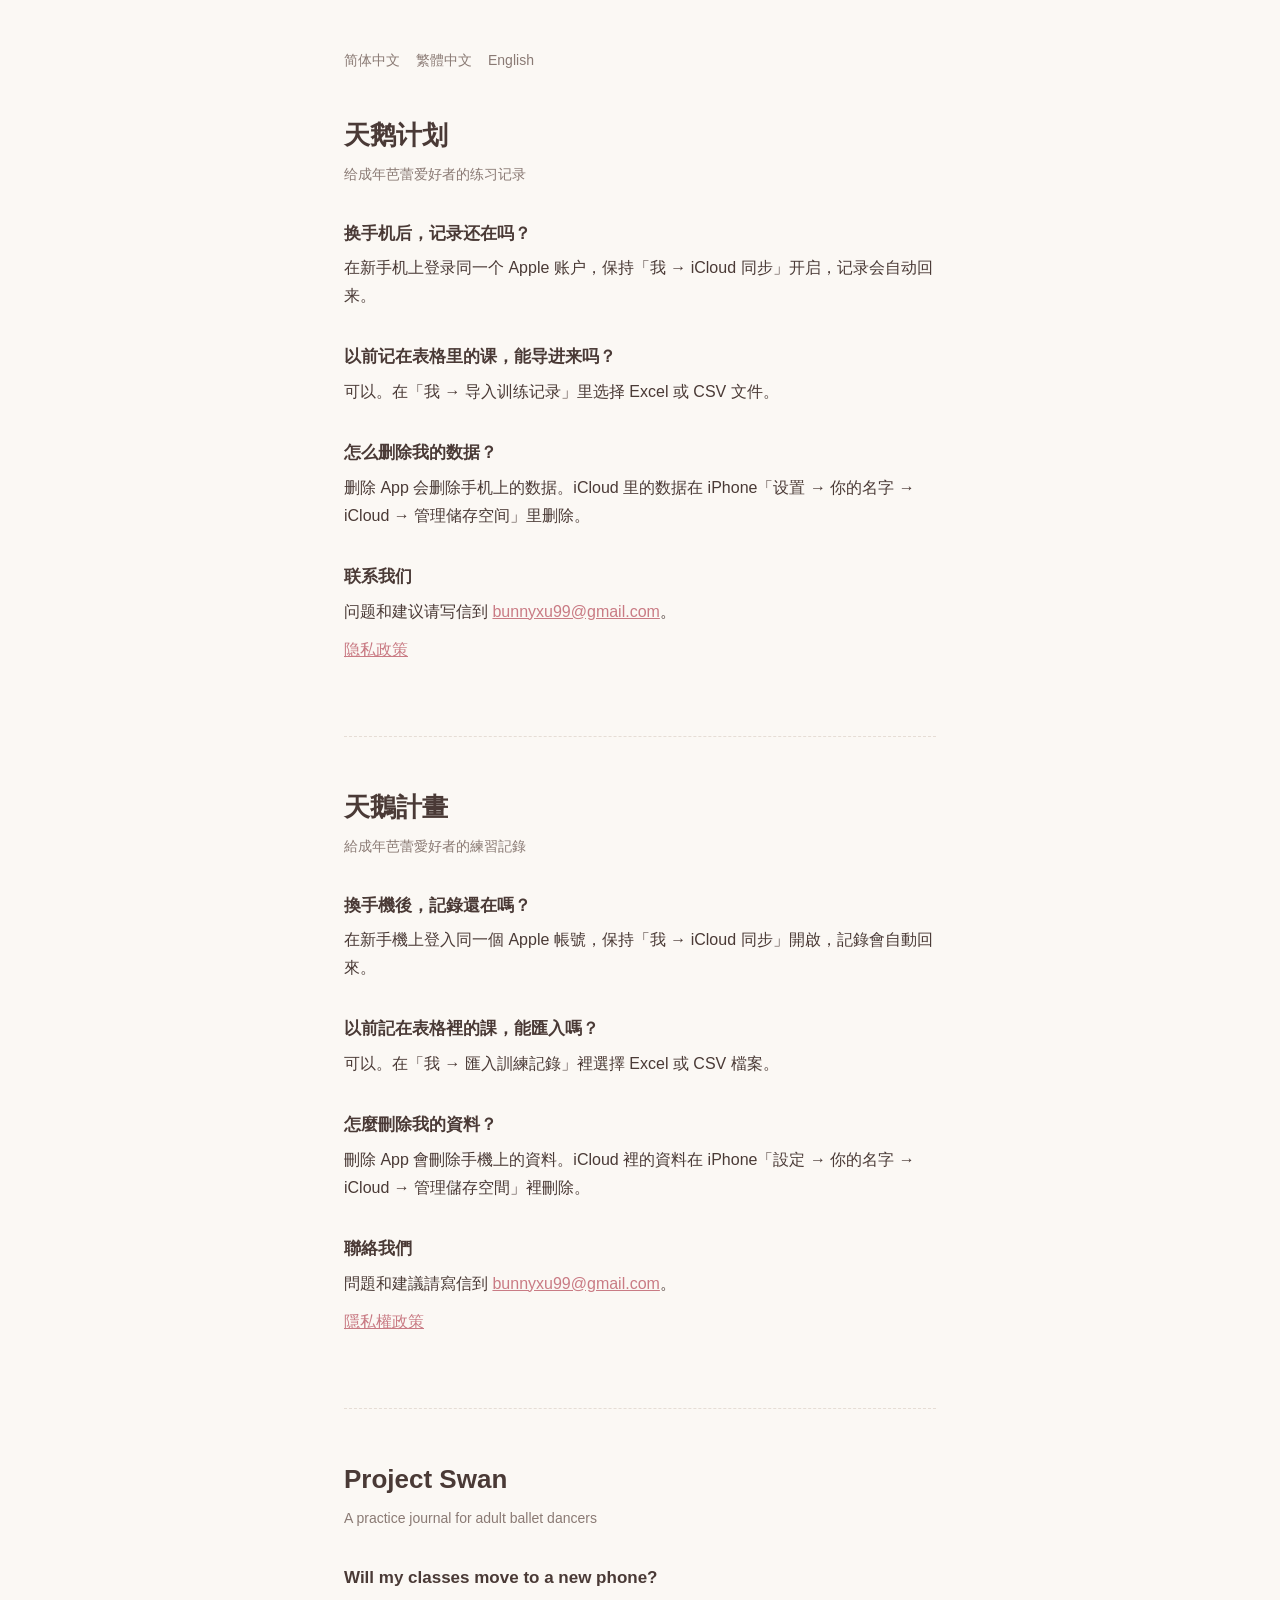
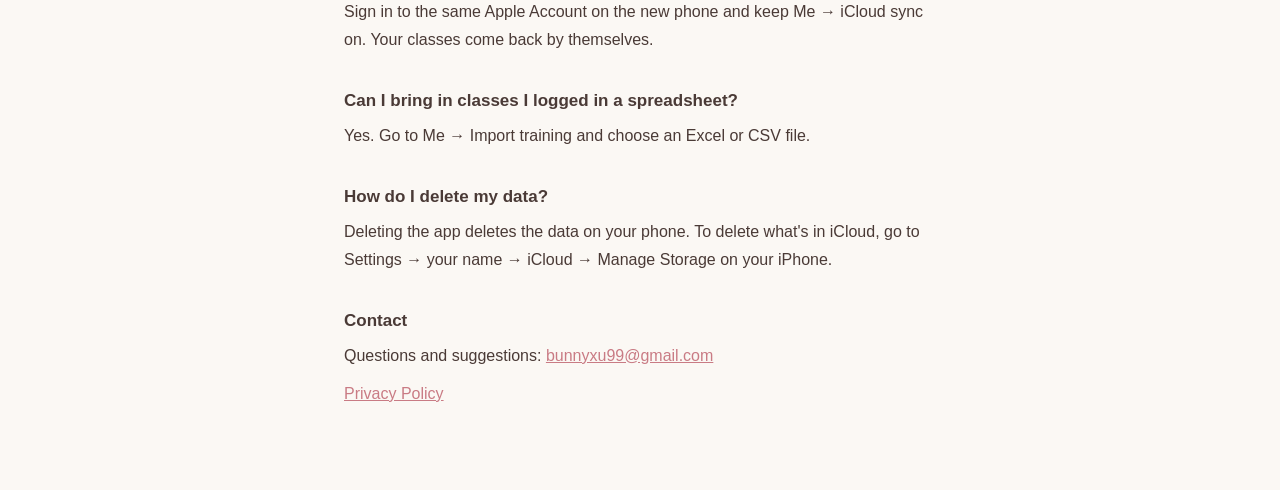
<file: index.html>
<!doctype html>
<html lang="zh-Hans">
<head>
<meta charset="utf-8">
<meta name="viewport" content="width=device-width, initial-scale=1">
<title>天鹅计划 · Project Swan</title>
<link rel="stylesheet" href="style.css">
</head>
<body>
<main>
<nav class="lang"><a href="#zh-hans">简体中文</a><a href="#zh-hant">繁體中文</a><a href="#en">English</a></nav>

<section id="zh-hans" lang="zh-Hans">
<h1>天鹅计划</h1>
<p class="meta">给成年芭蕾爱好者的练习记录</p>

<h2>换手机后，记录还在吗？</h2>
<p>在新手机上登录同一个 Apple 账户，保持「我 → iCloud 同步」开启，记录会自动回来。</p>

<h2>以前记在表格里的课，能导进来吗？</h2>
<p>可以。在「我 → 导入训练记录」里选择 Excel 或 CSV 文件。</p>

<h2>怎么删除我的数据？</h2>
<p>删除 App 会删除手机上的数据。iCloud 里的数据在 iPhone「设置 → 你的名字 → iCloud → 管理储存空间」里删除。</p>

<h2>联系我们</h2>
<p>问题和建议请写信到 <a href="mailto:bunnyxu99@gmail.com">bunnyxu99@gmail.com</a>。</p>
<p><a href="privacy.html#zh-hans">隐私政策</a></p>
</section>

<section id="zh-hant" lang="zh-Hant">
<h1>天鵝計畫</h1>
<p class="meta">給成年芭蕾愛好者的練習記錄</p>

<h2>換手機後，記錄還在嗎？</h2>
<p>在新手機上登入同一個 Apple 帳號，保持「我 → iCloud 同步」開啟，記錄會自動回來。</p>

<h2>以前記在表格裡的課，能匯入嗎？</h2>
<p>可以。在「我 → 匯入訓練記錄」裡選擇 Excel 或 CSV 檔案。</p>

<h2>怎麼刪除我的資料？</h2>
<p>刪除 App 會刪除手機上的資料。iCloud 裡的資料在 iPhone「設定 → 你的名字 → iCloud → 管理儲存空間」裡刪除。</p>

<h2>聯絡我們</h2>
<p>問題和建議請寫信到 <a href="mailto:bunnyxu99@gmail.com">bunnyxu99@gmail.com</a>。</p>
<p><a href="privacy.html#zh-hant">隱私權政策</a></p>
</section>

<section id="en" lang="en">
<h1>Project Swan</h1>
<p class="meta">A practice journal for adult ballet dancers</p>

<h2>Will my classes move to a new phone?</h2>
<p>Sign in to the same Apple Account on the new phone and keep Me → iCloud sync on. Your classes come back by themselves.</p>

<h2>Can I bring in classes I logged in a spreadsheet?</h2>
<p>Yes. Go to Me → Import training and choose an Excel or CSV file.</p>

<h2>How do I delete my data?</h2>
<p>Deleting the app deletes the data on your phone. To delete what's in iCloud, go to Settings → your name → iCloud → Manage Storage on your iPhone.</p>

<h2>Contact</h2>
<p>Questions and suggestions: <a href="mailto:bunnyxu99@gmail.com">bunnyxu99@gmail.com</a></p>
<p><a href="privacy.html#en">Privacy Policy</a></p>
</section>
</main>
</body>
</html>
</file>
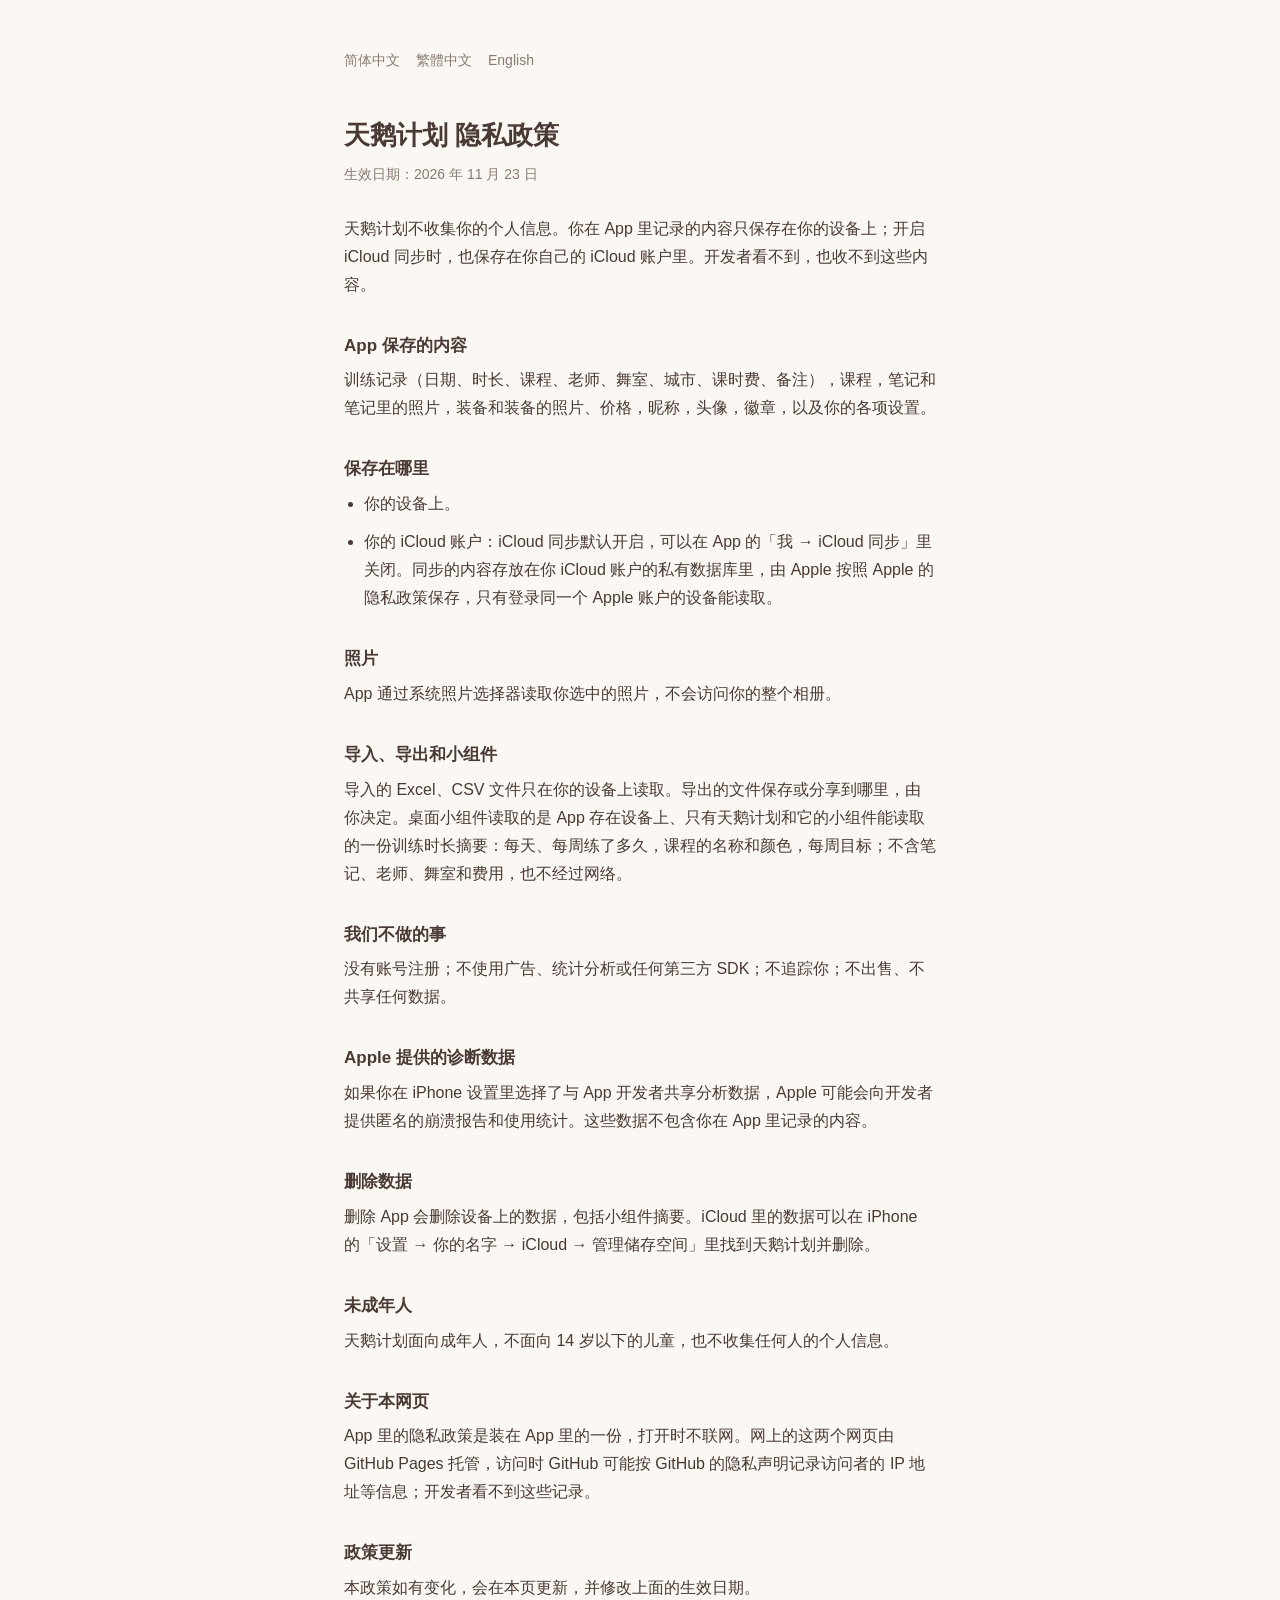
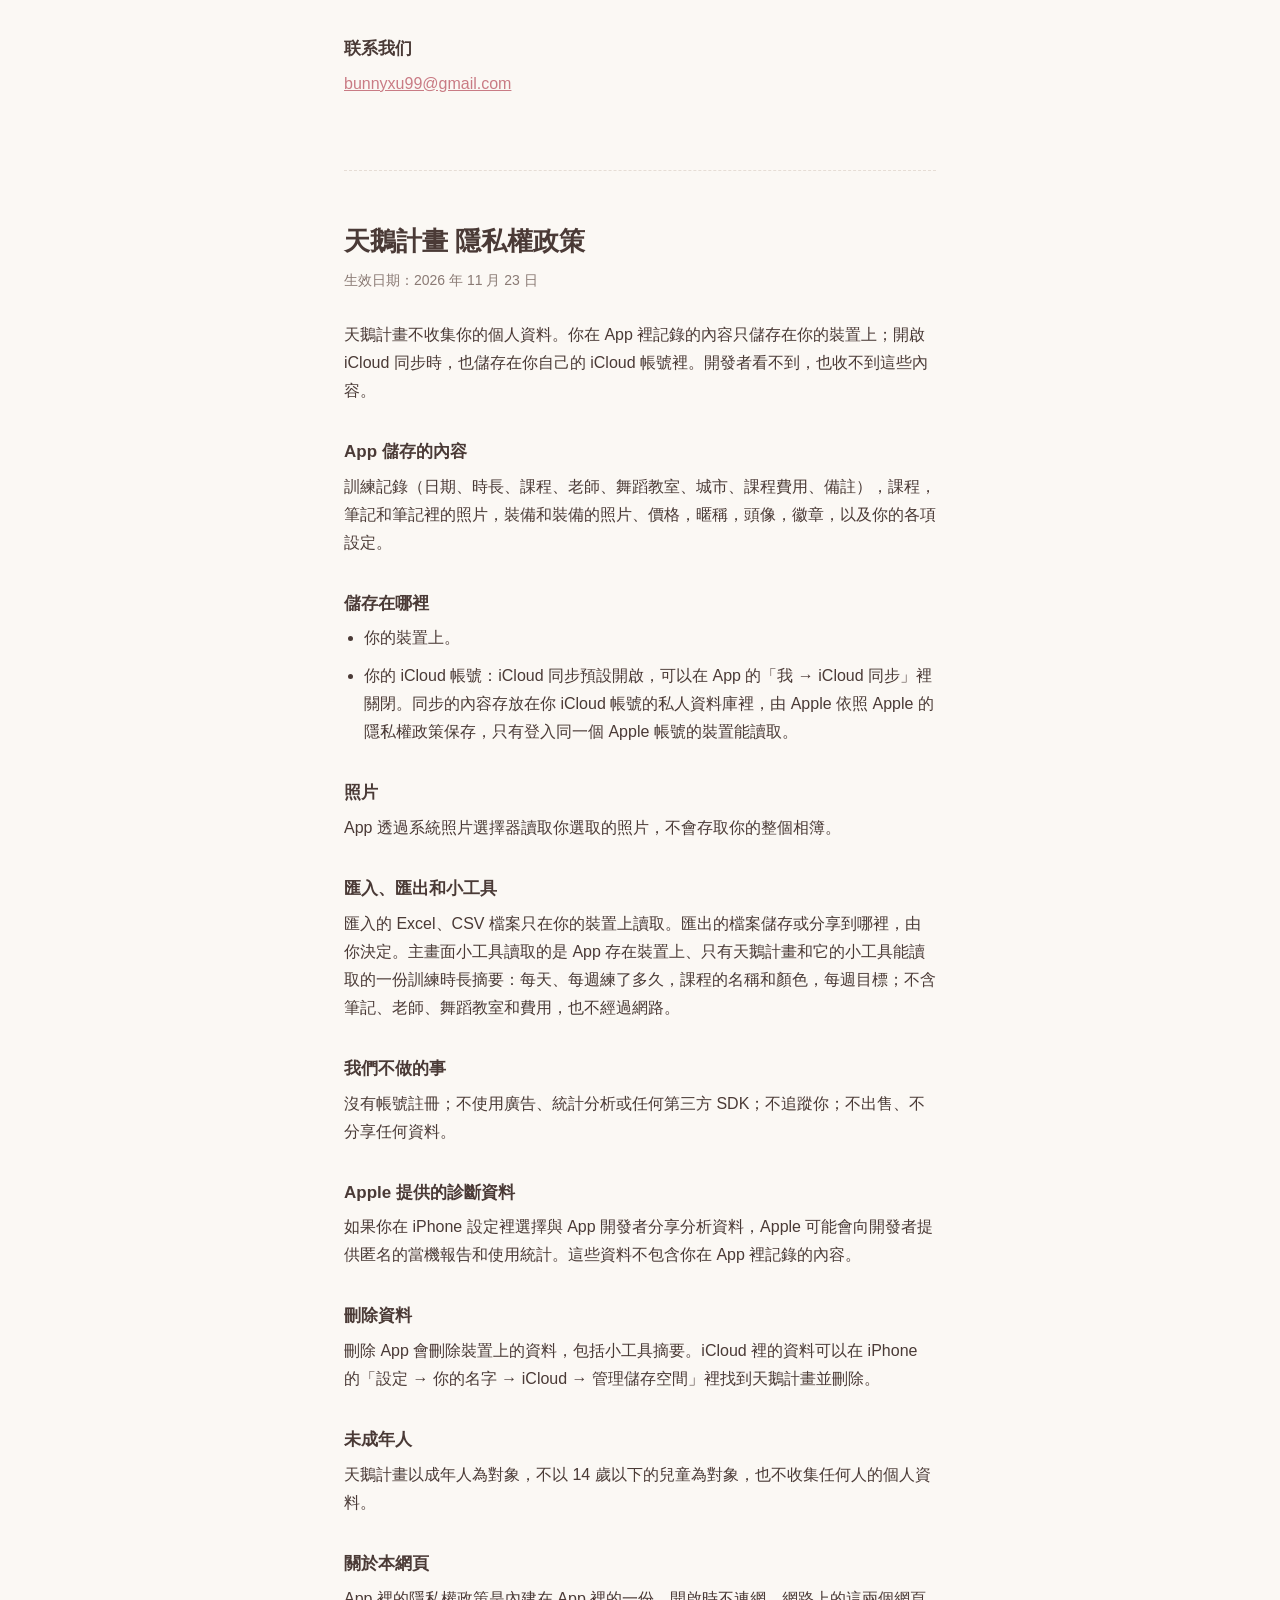
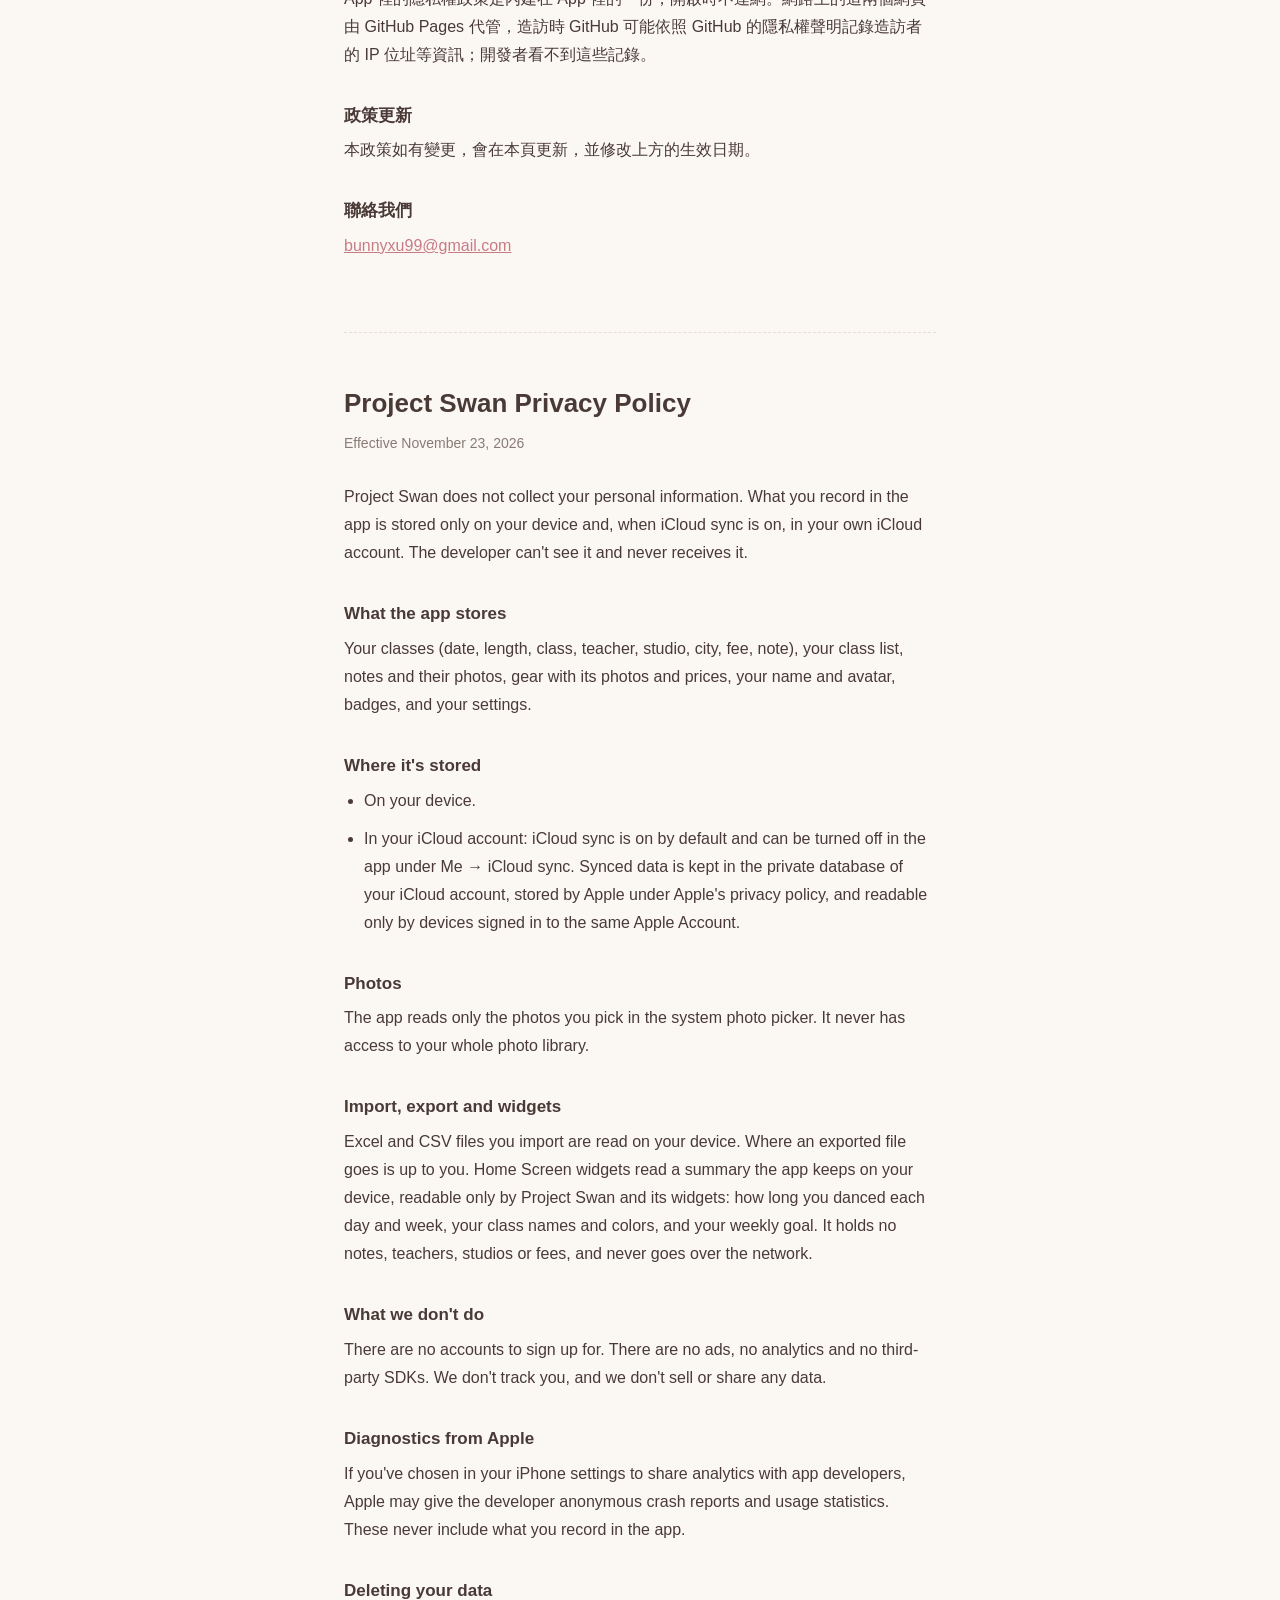
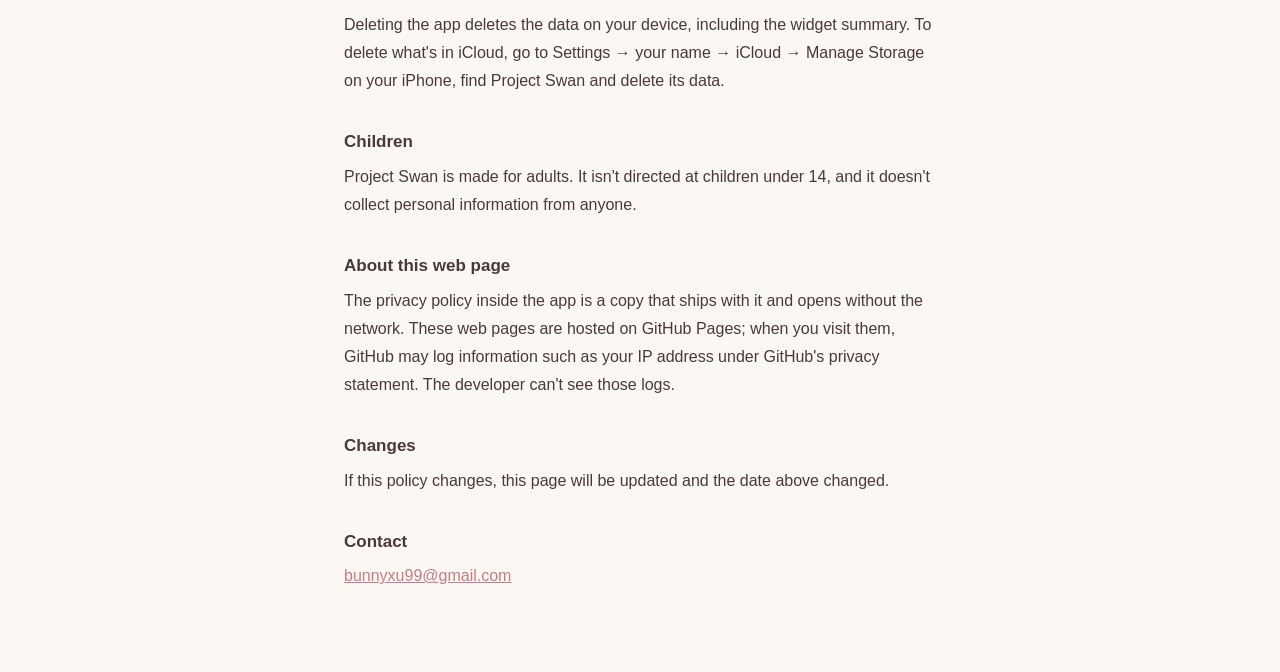
<file: privacy.html>
<!doctype html>
<html lang="zh-Hans">
<head>
<meta charset="utf-8">
<meta name="viewport" content="width=device-width, initial-scale=1">
<title>天鹅计划 隐私政策 · Project Swan Privacy Policy</title>
<link rel="stylesheet" href="style.css">
<script>if (/[?&]app\b/.test(location.search)) document.documentElement.classList.add("in-app")</script>
</head>
<body>
<main>
<nav class="lang"><a href="#zh-hans">简体中文</a><a href="#zh-hant">繁體中文</a><a href="#en">English</a></nav>

<section id="zh-hans" lang="zh-Hans">
<h1>天鹅计划 隐私政策</h1>
<p class="meta">生效日期：2026 年 11 月 23 日</p>

<p>天鹅计划不收集你的个人信息。你在 App 里记录的内容只保存在你的设备上；开启 iCloud 同步时，也保存在你自己的 iCloud 账户里。开发者看不到，也收不到这些内容。</p>

<h2>App 保存的内容</h2>
<p>训练记录（日期、时长、课程、老师、舞室、城市、课时费、备注），课程，笔记和笔记里的照片，装备和装备的照片、价格，昵称，头像，徽章，以及你的各项设置。</p>

<h2>保存在哪里</h2>
<ul>
<li>你的设备上。</li>
<li>你的 iCloud 账户：iCloud 同步默认开启，可以在 App 的「我 → iCloud 同步」里关闭。同步的内容存放在你 iCloud 账户的私有数据库里，由 Apple 按照 Apple 的隐私政策保存，只有登录同一个 Apple 账户的设备能读取。</li>
</ul>

<h2>照片</h2>
<p>App 通过系统照片选择器读取你选中的照片，不会访问你的整个相册。</p>

<h2>导入、导出和小组件</h2>
<p>导入的 Excel、CSV 文件只在你的设备上读取。导出的文件保存或分享到哪里，由你决定。桌面小组件读取的是 App 存在设备上、只有天鹅计划和它的小组件能读取的一份训练时长摘要：每天、每周练了多久，课程的名称和颜色，每周目标；不含笔记、老师、舞室和费用，也不经过网络。</p>

<h2>我们不做的事</h2>
<p>没有账号注册；不使用广告、统计分析或任何第三方 SDK；不追踪你；不出售、不共享任何数据。</p>

<h2>Apple 提供的诊断数据</h2>
<p>如果你在 iPhone 设置里选择了与 App 开发者共享分析数据，Apple 可能会向开发者提供匿名的崩溃报告和使用统计。这些数据不包含你在 App 里记录的内容。</p>

<h2>删除数据</h2>
<p>删除 App 会删除设备上的数据，包括小组件摘要。iCloud 里的数据可以在 iPhone 的「设置 → 你的名字 → iCloud → 管理储存空间」里找到天鹅计划并删除。</p>

<h2>未成年人</h2>
<p>天鹅计划面向成年人，不面向 14 岁以下的儿童，也不收集任何人的个人信息。</p>

<h2>关于本网页</h2>
<p>App 里的隐私政策是装在 App 里的一份，打开时不联网。网上的这两个网页由 GitHub Pages 托管，访问时 GitHub 可能按 GitHub 的隐私声明记录访问者的 IP 地址等信息；开发者看不到这些记录。</p>

<h2>政策更新</h2>
<p>本政策如有变化，会在本页更新，并修改上面的生效日期。</p>

<h2>联系我们</h2>
<p><a href="mailto:bunnyxu99@gmail.com">bunnyxu99@gmail.com</a></p>
</section>

<section id="zh-hant" lang="zh-Hant">
<h1>天鵝計畫 隱私權政策</h1>
<p class="meta">生效日期：2026 年 11 月 23 日</p>

<p>天鵝計畫不收集你的個人資料。你在 App 裡記錄的內容只儲存在你的裝置上；開啟 iCloud 同步時，也儲存在你自己的 iCloud 帳號裡。開發者看不到，也收不到這些內容。</p>

<h2>App 儲存的內容</h2>
<p>訓練記錄（日期、時長、課程、老師、舞蹈教室、城市、課程費用、備註），課程，筆記和筆記裡的照片，裝備和裝備的照片、價格，暱稱，頭像，徽章，以及你的各項設定。</p>

<h2>儲存在哪裡</h2>
<ul>
<li>你的裝置上。</li>
<li>你的 iCloud 帳號：iCloud 同步預設開啟，可以在 App 的「我 → iCloud 同步」裡關閉。同步的內容存放在你 iCloud 帳號的私人資料庫裡，由 Apple 依照 Apple 的隱私權政策保存，只有登入同一個 Apple 帳號的裝置能讀取。</li>
</ul>

<h2>照片</h2>
<p>App 透過系統照片選擇器讀取你選取的照片，不會存取你的整個相簿。</p>

<h2>匯入、匯出和小工具</h2>
<p>匯入的 Excel、CSV 檔案只在你的裝置上讀取。匯出的檔案儲存或分享到哪裡，由你決定。主畫面小工具讀取的是 App 存在裝置上、只有天鵝計畫和它的小工具能讀取的一份訓練時長摘要：每天、每週練了多久，課程的名稱和顏色，每週目標；不含筆記、老師、舞蹈教室和費用，也不經過網路。</p>

<h2>我們不做的事</h2>
<p>沒有帳號註冊；不使用廣告、統計分析或任何第三方 SDK；不追蹤你；不出售、不分享任何資料。</p>

<h2>Apple 提供的診斷資料</h2>
<p>如果你在 iPhone 設定裡選擇與 App 開發者分享分析資料，Apple 可能會向開發者提供匿名的當機報告和使用統計。這些資料不包含你在 App 裡記錄的內容。</p>

<h2>刪除資料</h2>
<p>刪除 App 會刪除裝置上的資料，包括小工具摘要。iCloud 裡的資料可以在 iPhone 的「設定 → 你的名字 → iCloud → 管理儲存空間」裡找到天鵝計畫並刪除。</p>

<h2>未成年人</h2>
<p>天鵝計畫以成年人為對象，不以 14 歲以下的兒童為對象，也不收集任何人的個人資料。</p>

<h2>關於本網頁</h2>
<p>App 裡的隱私權政策是內建在 App 裡的一份，開啟時不連網。網路上的這兩個網頁由 GitHub Pages 代管，造訪時 GitHub 可能依照 GitHub 的隱私權聲明記錄造訪者的 IP 位址等資訊；開發者看不到這些記錄。</p>

<h2>政策更新</h2>
<p>本政策如有變更，會在本頁更新，並修改上方的生效日期。</p>

<h2>聯絡我們</h2>
<p><a href="mailto:bunnyxu99@gmail.com">bunnyxu99@gmail.com</a></p>
</section>

<section id="en" lang="en">
<h1>Project Swan Privacy Policy</h1>
<p class="meta">Effective November 23, 2026</p>

<p>Project Swan does not collect your personal information. What you record in the app is stored only on your device and, when iCloud sync is on, in your own iCloud account. The developer can't see it and never receives it.</p>

<h2>What the app stores</h2>
<p>Your classes (date, length, class, teacher, studio, city, fee, note), your class list, notes and their photos, gear with its photos and prices, your name and avatar, badges, and your settings.</p>

<h2>Where it's stored</h2>
<ul>
<li>On your device.</li>
<li>In your iCloud account: iCloud sync is on by default and can be turned off in the app under Me → iCloud sync. Synced data is kept in the private database of your iCloud account, stored by Apple under Apple's privacy policy, and readable only by devices signed in to the same Apple Account.</li>
</ul>

<h2>Photos</h2>
<p>The app reads only the photos you pick in the system photo picker. It never has access to your whole photo library.</p>

<h2>Import, export and widgets</h2>
<p>Excel and CSV files you import are read on your device. Where an exported file goes is up to you. Home Screen widgets read a summary the app keeps on your device, readable only by Project Swan and its widgets: how long you danced each day and week, your class names and colors, and your weekly goal. It holds no notes, teachers, studios or fees, and never goes over the network.</p>

<h2>What we don't do</h2>
<p>There are no accounts to sign up for. There are no ads, no analytics and no third-party SDKs. We don't track you, and we don't sell or share any data.</p>

<h2>Diagnostics from Apple</h2>
<p>If you've chosen in your iPhone settings to share analytics with app developers, Apple may give the developer anonymous crash reports and usage statistics. These never include what you record in the app.</p>

<h2>Deleting your data</h2>
<p>Deleting the app deletes the data on your device, including the widget summary. To delete what's in iCloud, go to Settings → your name → iCloud → Manage Storage on your iPhone, find Project Swan and delete its data.</p>

<h2>Children</h2>
<p>Project Swan is made for adults. It isn't directed at children under 14, and it doesn't collect personal information from anyone.</p>

<h2>About this web page</h2>
<p>The privacy policy inside the app is a copy that ships with it and opens without the network. These web pages are hosted on GitHub Pages; when you visit them, GitHub may log information such as your IP address under GitHub's privacy statement. The developer can't see those logs.</p>

<h2>Changes</h2>
<p>If this policy changes, this page will be updated and the date above changed.</p>

<h2>Contact</h2>
<p><a href="mailto:bunnyxu99@gmail.com">bunnyxu99@gmail.com</a></p>
</section>
</main>
</body>
</html>
</file>
<file: style.css>
:root {
  --paper: #fbf8f4;
  --ink: #4a3a36;
  --muted: #8a7a74;
  --rule: #e6ddd5;
  --accent: #c97b84;
}
@media (prefers-color-scheme: dark) {
  :root {
    --paper: #1c1918;
    --ink: #eee4de;
    --muted: #a99c96;
    --rule: #3a3331;
    --accent: #e3a3aa;
  }
}
* { box-sizing: border-box; }
html { -webkit-text-size-adjust: 100%; }
body {
  margin: 0;
  background: var(--paper);
  color: var(--ink);
  font: 16px/1.75 -apple-system, BlinkMacSystemFont, "PingFang SC", "PingFang TC", "Helvetica Neue", sans-serif;
}
main { max-width: 640px; margin: 0 auto; padding: 48px 24px 72px; }
nav.lang { display: flex; gap: 16px; font-size: 14px; margin-bottom: 40px; }
nav.lang a { color: var(--muted); text-decoration: none; }
nav.lang a:hover { color: var(--accent); }
section + section { margin-top: 72px; padding-top: 48px; border-top: 1px dashed var(--rule); }
h1 { font-size: 26px; font-weight: 600; margin: 0 0 4px; }
h2 { font-size: 17px; font-weight: 600; margin: 32px 0 6px; }
p, li { margin: 0 0 10px; }
ul { padding-left: 20px; margin: 0 0 10px; }
.meta { color: var(--muted); font-size: 14px; margin-bottom: 28px; }
a { color: var(--accent); }

/* Opened inside the app (privacy.html?app#…): the app's own paper, title
   and language, so only the one section shows. */
html.in-app body { background: transparent; }
html.in-app main { padding-top: 12px; }
html.in-app nav.lang, html.in-app h1 { display: none; }
html.in-app section:not(:target) { display: none; }
html.in-app section { margin: 0; padding: 0; border: 0; }
</file>
